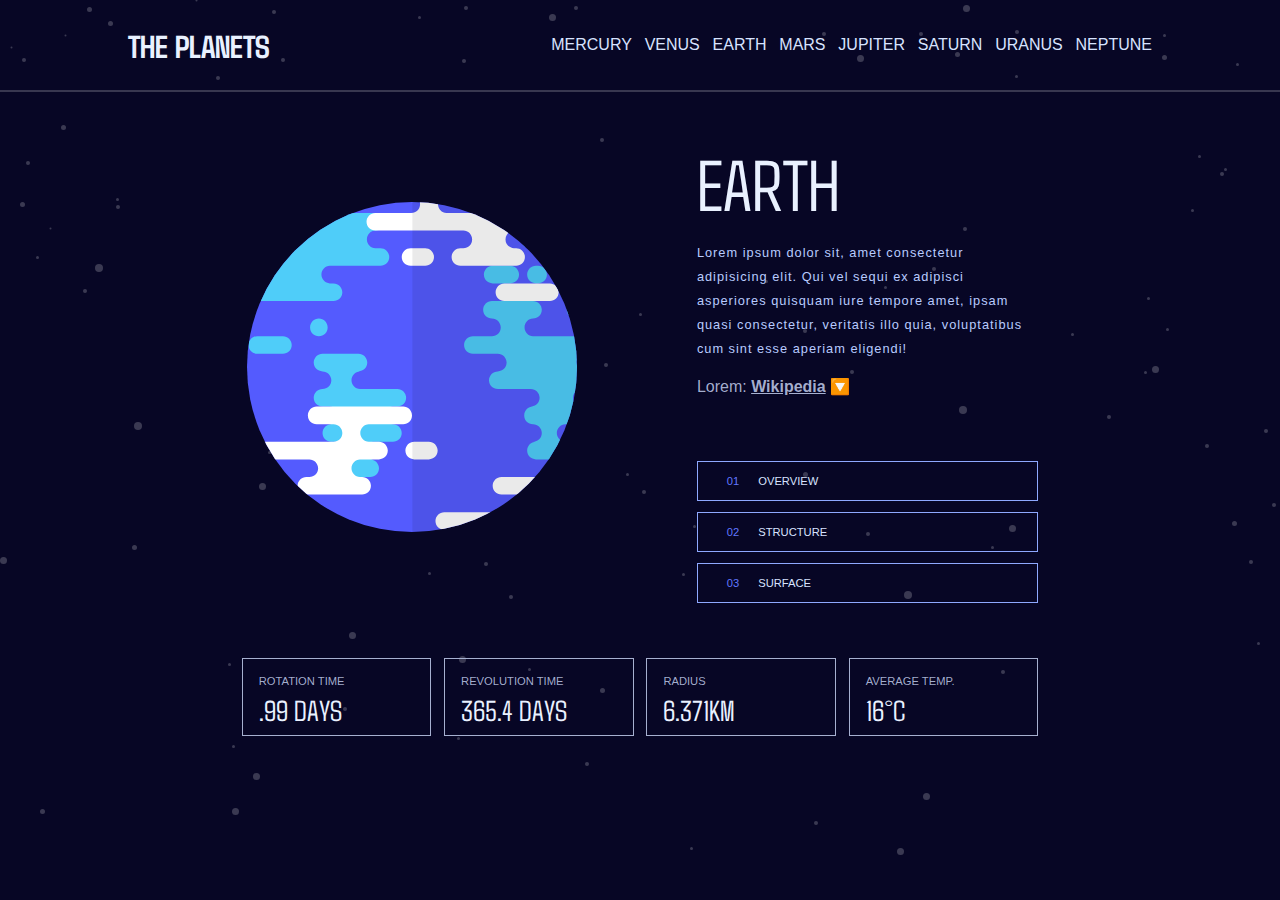
<file: index.html>
<!DOCTYPE html>
<html lang="en">
  <head>
    <meta charset="UTF-8" />
    <meta name="viewport" content="width=device-width, initial-scale=1.0" />
    <link rel="stylesheet" href="./assets/style.css" />
    <link
      rel="shortcut icon"
      href="./assets/images/pokebal.png"
      type="image/x-icon"
    />
    <title>The Planets</title>
  </head>
  <body>
    <header class="header container">

      <nav class="header__nav  nav">
        
        <div class="header__nav__logo">
          <h4 class="header__nav__txt">the planets</h4>
        </div>


          <div class="header__nav__list">

            <ul class="header__list">

                  <li class="list__item ">
                    <a class="list__item__a" href="#">mercury</a>
                  </li>
                  <li class="list__item">
                    <a class="list__item__a" href="#">venus</a>
                  </li>
                  <li class="list__item">
                    <a class="list__item__a" href="#">earth</a>
                  </li>
                  <li class="list__item">
                    <a class="list__item__a" href="#">mars</a>
                  </li>
                  <li class="list__item">
                    <a class="list__item__a" href="#">jupiter</a>
                  </li>
                  <li class="list__item">
                    <a class="list__item__a" href="#">saturn</a>
                  </li>
                  <li class="list__item">
                    <a class="list__item__a" href="#">uranus</a>
                  </li>
                  <li class="list__item">
                    <a class="list__item__a" href="#">neptune</a>
                  </li>
                  
            </ul>

          </div>



        <label class="nav_label" for="menu">
          <input class="check__input" type="checkbox" name="check" id="menu" />
        </label>

      </nav>

    </header>

    <hr class="hr hr__1" />

    <main class="main ">

        <section class="main__grid">

          
            <section class="main__menu container container__reverse_1">

              <section class="main__menu__container">
                <a class="menu__a" href="#"><spam class="menu__a__spam">01</spam> overview</a>
                <a class="menu__a" href="#"><spam class="menu__a__spam">02</spam> structure</a>
                <a class="menu__a" href="#"><spam class="menu__a__spam">03</spam> surface</a>
              </section>
            
            </section>

            <hr class="hr hr__2" />

            <figure class="main__figure container">
              <img class="main__img" src="./assets/images/planet-earth.svg" alt="Planet">
              <img class="main__img main__img_1" src="./assets/images/planet-earth-internal.svg" alt="Planet_internal">
              <img class="main__img_2" src="./assets/images/planet-earth-geology.png" alt="geology">
            </figure>
            
            <section class="main__texts container container__reverse_2">
              <h4 class="main__texts__title">Earth</h4>
              <p class="main__texts__paragrafp">Lorem ipsum dolor sit, amet consectetur adipisicing elit. Qui vel sequi ex adipisci asperiores quisquam iure tempore amet, ipsam quasi consectetur, veritatis illo quia, voluptatibus cum sint esse aperiam eligendi!</p>
              <a href="#" class="main__texts__sources">Lorem:
                    <spam class="spam__wiki"> wikipedia</spam>
                    <spam>🔽</spam>
              </a> 
            </section>
            
            <section class="main__data container container__modifiquer">

              <section class="main__data__container">
                <h2 class="main__data__title">rotation time</h2>
                <h1 class="main__data__data">.99 days</h1>
              </section>

              <section class="main__data__container">
                <h2 class="main__data__title">revolution time</h2>
                <h1 class="main__data__data">365.4 days</h1>
              </section>

              <section class="main__data__container">
                <h2 class="main__data__title">radius</h2>
                <h1 class="main__data__data">6.371km</h1>
              </section>

              <section class="main__data__container">
                <h2 class="main__data__title">average temp.</h2>
                <h1 class="main__data__data">16°c</h1>
              </section>

            </section>
          
        </section>
          
    </main>



  </body>

</html>
</file>
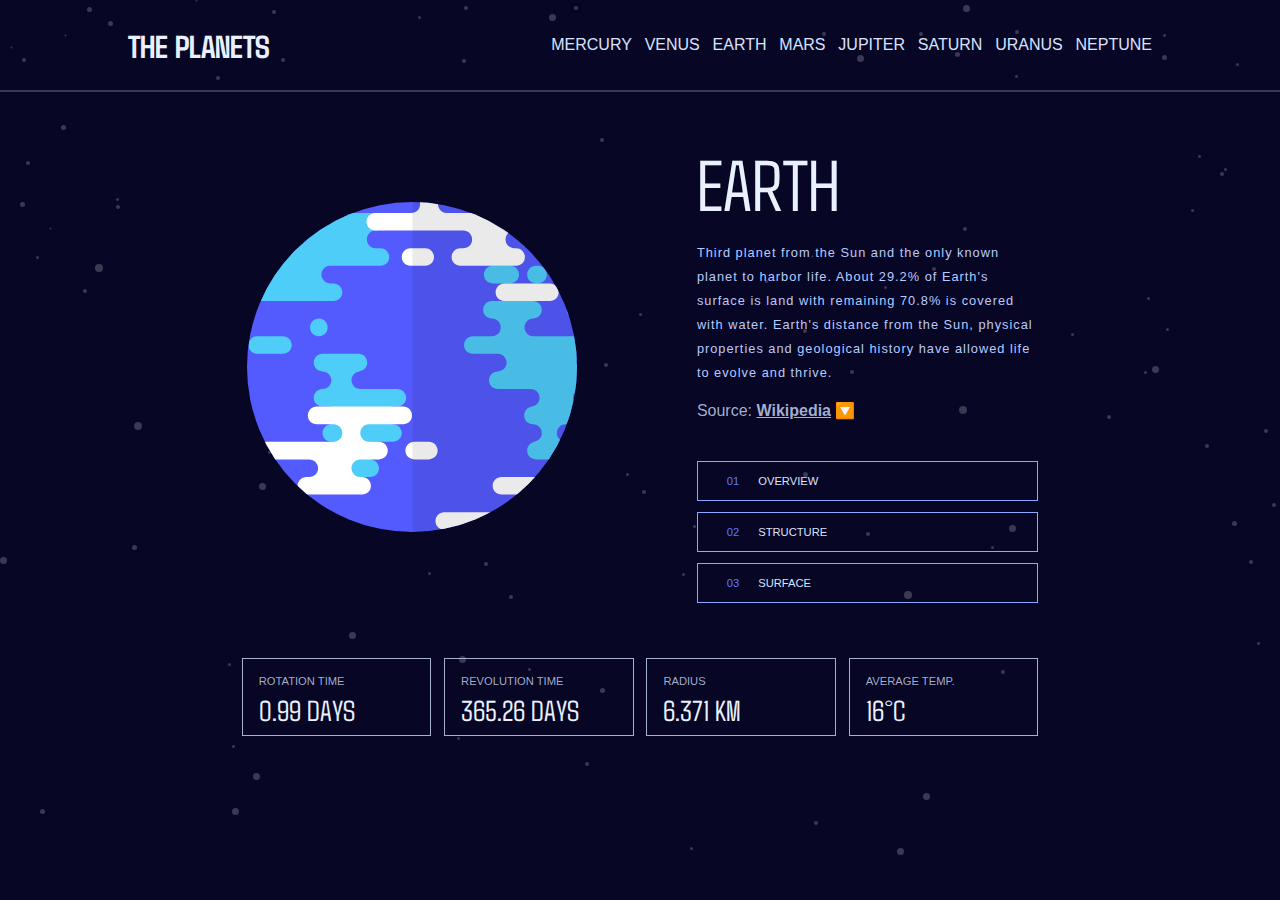
<file: app/earth.html>
<!DOCTYPE html>
<html lang="en">
  <head>
    <meta charset="UTF-8" />
    <meta name="viewport" content="width=device-width, initial-scale=1.0" />
    <link rel="stylesheet" href="../assets/style.css" />
    <link
      rel="shortcut icon"
      href="../assets/images/pokebal.png"
      type="image/x-icon"
    />
    <title>The Planets</title>
  </head>
  <body>
    <header class="header container">
      <nav class="header__nav nav">
        <div class="header__nav__logo">
          <h4 class="header__nav__txt">the planets</h4>
        </div>

        <div class="header__nav__list">
          <ul class="header__list">
            <li class="list__item">
              <a class="list__item__a" href="mercury.html">mercury</a>
            </li>
            <li class="list__item">
              <a class="list__item__a" href="venus.html">venus</a>
            </li>
            <li class="list__item">
              <a class="list__item__a" href="earth.html">earth</a>
            </li>
            <li class="list__item">
              <a class="list__item__a" href="mars.html">mars</a>
            </li>
            <li class="list__item">
              <a class="list__item__a" href="jupiter.html">jupiter</a>
            </li>
            <li class="list__item">
              <a class="list__item__a" href="saturn.html">saturn</a>
            </li>
            <li class="list__item">
              <a class="list__item__a" href="uranus.html">uranus</a>
            </li>
            <li class="list__item">
              <a class="list__item__a" href="neptune.html">neptune</a>
            </li>
          </ul>
        </div>

        <label class="nav_label" for="menu">
          <input class="check__input" type="checkbox" name="check" id="menu" />
        </label>
      </nav>
    </header>

    <hr class="hr hr__1" />

    <main class="main">
      <section class="main__grid">
        <section class="main__menu container container__reverse_1">
          <section class="main__menu__container">
            <a class="menu__a" href="#" data-menu="overview" id="btn_overview"
              ><spam class="menu__a__spam">01</spam> overview</a
            >
            <a class="menu__a" href="#" data-menu="structure" id="btn_structure"
              ><spam class="menu__a__spam">02</spam> structure</a
            >
            <a class="menu__a" href="#" data-menu="surface" id="btn_surface"
              ><spam class="menu__a__spam">03</spam> surface</a
            >
          </section>
        </section>

        <hr class="hr hr__2" />

        <figure class="main__figure container">
          <img
            id="img1"
            class="main__img"
            src="../assets/images/planet-earth.svg"
            alt="Planet"
          />
          <img
            id="img2"
            class="main__img main__img_1"
            src="../assets/images/planet-earth-internal.svg"
            alt="Planet_internal"
          />
          <img
            id="img3"
            class="main__img_2"
            src="../assets/images/planet-earth-geology.png"
            alt="geology"
          />
        </figure>

        <section class="main__texts container container__reverse_2">
          <h4 id="title" class="main__texts__title">Earth</h4>
          <p id="paragraph1" class="main__texts__paragrafp">
            Third planet from the Sun and the only known planet to harbor life.
            About 29.2% of Earth's surface is land with remaining 70.8% is
            covered with water. Earth's distance from the Sun, physical
            properties and geological history have allowed life to evolve and
            thrive.
          </p>
          <p
            id="paragraph2"
            class="main__texts__paragrafp main__texts__paragrafp__2"
          >
            Earth's interior, like that of the other terrestrial planets, is
            divided into layers by their chemical or physical (rheological)
            properties. The outer layer is a chemically distinct silicate solid
            crust, which is underlain by a highly viscous solid mantle.
          </p>
          <p
            id="paragraph3"
            class="main__texts__paragrafp main__texts__paragrafp__3"
          >
            The total surface area of Earth is about 510 million km2. The
            continental crust consists of lower density material such as the
            igneous rocks granite and andesite. Less common is basalt, a denser
            volcanic rock that is the primary constituent of the ocean floors.
          </p>
          <a
            id="wiki"
            target="_blank"
            href="https://en.wikipedia.org/wiki/Earth"
            class="main__texts__sources"
            >Source:
            <spam class="spam__wiki"> wikipedia</spam>
            <spam>🔽</spam>
          </a>
          <a
            id="wiki2"
            target="_blank"
            href="#"
            class="main__texts__sources main__texts__sources__2"
            >Source:
            <spam class="spam__wiki"> wikipedia</spam>
            <spam>🔽</spam>
          </a>
          <a
            id="wiki3"
            target="_blank"
            href="#"
            class="main__texts__sources main__texts__sources__3"
            >Source:
            <spam class="spam__wiki"> wikipedia</spam>
            <spam>🔽</spam>
          </a>
        </section>

        <section class="main__data container container__modifiquer">
          <section class="main__data__container">
            <h2 class="main__data__title">rotation time</h2>
            <h1 id="rotation" class="main__data__data">0.99 days</h1>
          </section>

          <section class="main__data__container">
            <h2 class="main__data__title">revolution time</h2>
            <h1 id="revolution" class="main__data__data">365.26 days</h1>
          </section>

          <section class="main__data__container">
            <h2 class="main__data__title">radius</h2>
            <h1 id="radius" class="main__data__data">6.371 KM</h1>
          </section>

          <section class="main__data__container">
            <h2 class="main__data__title">average temp.</h2>
            <h1 id="temp" class="main__data__data">16°c</h1>
          </section>
        </section>
      </section>
    </main>

    <script type="module" src="../assets/app.js"></script>
  </body>
</html>
</file>
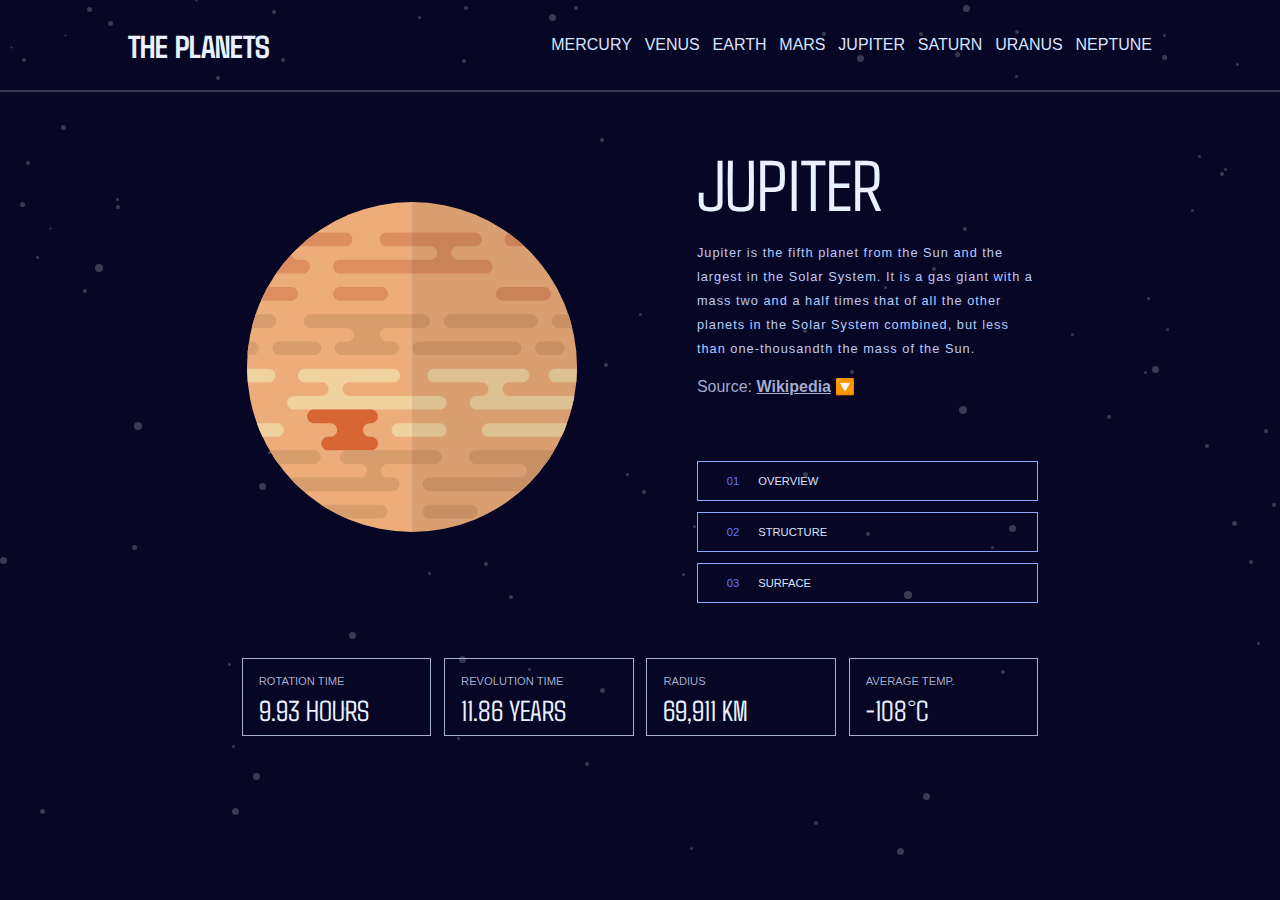
<file: app/jupiter.html>
<!DOCTYPE html>
<html lang="en">
  <head>
    <meta charset="UTF-8" />
    <meta name="viewport" content="width=device-width, initial-scale=1.0" />
    <link rel="stylesheet" href="../assets/style.css" />
    <link
      rel="shortcut icon"
      href="../assets/images/pokebal.png"
      type="image/x-icon"
    />
    <title>The Planets</title>
  </head>
  <body>
    <header class="header container">
      <nav class="header__nav nav">
        <div class="header__nav__logo">
          <h4 class="header__nav__txt">the planets</h4>
        </div>

        <div class="header__nav__list">
          <ul class="header__list">
            <li class="list__item">
              <a class="list__item__a" href="mercury.html">mercury</a>
            </li>
            <li class="list__item">
              <a class="list__item__a" href="venus.html">venus</a>
            </li>
            <li class="list__item">
              <a class="list__item__a" href="earth.html">earth</a>
            </li>
            <li class="list__item">
              <a class="list__item__a" href="mars.html">mars</a>
            </li>
            <li class="list__item">
              <a class="list__item__a" href="jupiter.html">jupiter</a>
            </li>
            <li class="list__item">
              <a class="list__item__a" href="saturn.html">saturn</a>
            </li>
            <li class="list__item">
              <a class="list__item__a" href="uranus.html">uranus</a>
            </li>
            <li class="list__item">
              <a class="list__item__a" href="neptune.html">neptune</a>
            </li>
          </ul>
        </div>

        <label class="nav_label" for="menu">
          <input class="check__input" type="checkbox" name="check" id="menu" />
        </label>
      </nav>
    </header>

    <hr class="hr hr__1" />

    <main class="main">
      <section class="main__grid">
        <section class="main__menu container container__reverse_1">
          <section class="main__menu__container">
            <a class="menu__a" href="#" data-menu="overview" id="btn_overview"
              ><spam class="menu__a__spam">01</spam> overview</a
            >
            <a class="menu__a" href="#" data-menu="structure" id="btn_structure"
              ><spam class="menu__a__spam">02</spam> structure</a
            >
            <a class="menu__a" href="#" data-menu="surface" id="btn_surface"
              ><spam class="menu__a__spam">03</spam> surface</a
            >
          </section>
        </section>

        <hr class="hr hr__2" />

        <figure class="main__figure container">
          <img
            id="img1"
            class="main__img"
            src="../assets/images/planet-jupiter.svg"
            alt="Planet"
          />
          <img
            id="img2"
            class="main__img main__img_1"
            src="../assets/images/planet-jupiter-internal.svg"
            alt="Planet_internal"
          />
          <img
            id="img3"
            class="main__img_2"
            src="../assets/images/planet-jupiter-geology.png"
            alt="geology"
          />
        </figure>

        <section class="main__texts container container__reverse_2">
          <h4 id="title" class="main__texts__title">Jupiter</h4>
          <p id="paragraph1" class="main__texts__paragrafp">
            Jupiter is the fifth planet from the Sun and the largest in the Solar System. It is a gas giant with a mass two and a half times that of all the other planets in the Solar System combined, but less than one-thousandth the mass of the Sun.
          </p>
          <p
            id="paragraph2"
            class="main__texts__paragrafp main__texts__paragrafp__2"
          >
          When the Juno arrived in 2016, it found that Jupiter has a very diffuse core that mixes into its mantle. A possible cause is an impact from a planet of about ten Earth masses a few million years after Jupiter's formation, which would have disrupted an originally solid Jovian core.
          </p>
          <p
            id="paragraph3"
            class="main__texts__paragrafp main__texts__paragrafp__3"
          >
          The best known feature of Jupiter is the Great Red Spot, a persistent anticyclonic storm located 22° south of the equator. It is known to have existed since at least 1831, and possibly since 1665.
          </p>
          <a
            id="wiki"
            target="_blank"
            href="https://en.wikipedia.org/wiki/Jupiter"
            class="main__texts__sources"
            >Source:
            <spam class="spam__wiki"> wikipedia</spam>
            <spam>🔽</spam>
          </a>
          <a
            id="wiki2"
            target="_blank"
            href="https://en.wikipedia.org/wiki/Jupiter#Internal_structure"
            class="main__texts__sources main__texts__sources__2"
            >Source:
            <spam class="spam__wiki"> wikipedia</spam>
            <spam>🔽</spam>
          </a>
          <a
            id="wiki3"
            target="_blank"
            href="https://en.wikipedia.org/wiki/Jupiter#Great_Red_Spot_and_other_vortices"
            class="main__texts__sources main__texts__sources__3"
            >Source:
            <spam class="spam__wiki"> wikipedia</spam>
            <spam>🔽</spam>
          </a>
        </section>

        <section class="main__data container container__modifiquer">
          <section class="main__data__container">
            <h2 class="main__data__title">rotation time</h2>
            <h1 id="rotation" class="main__data__data">9.93 Hours</h1>
          </section>

          <section class="main__data__container">
            <h2 class="main__data__title">revolution time</h2>
            <h1 id="revolution" class="main__data__data">11.86 Years</h1>
          </section>

          <section class="main__data__container">
            <h2 class="main__data__title">radius</h2>
            <h1 id="radius" class="main__data__data">69,911 KM</h1>
          </section>

          <section class="main__data__container">
            <h2 class="main__data__title">average temp.</h2>
            <h1 id="temp" class="main__data__data">-108°c</h1>
          </section>
        </section>
      </section>
    </main>

    <script type="module" src="../assets/app.js"></script>
  </body>
</html>
</file>
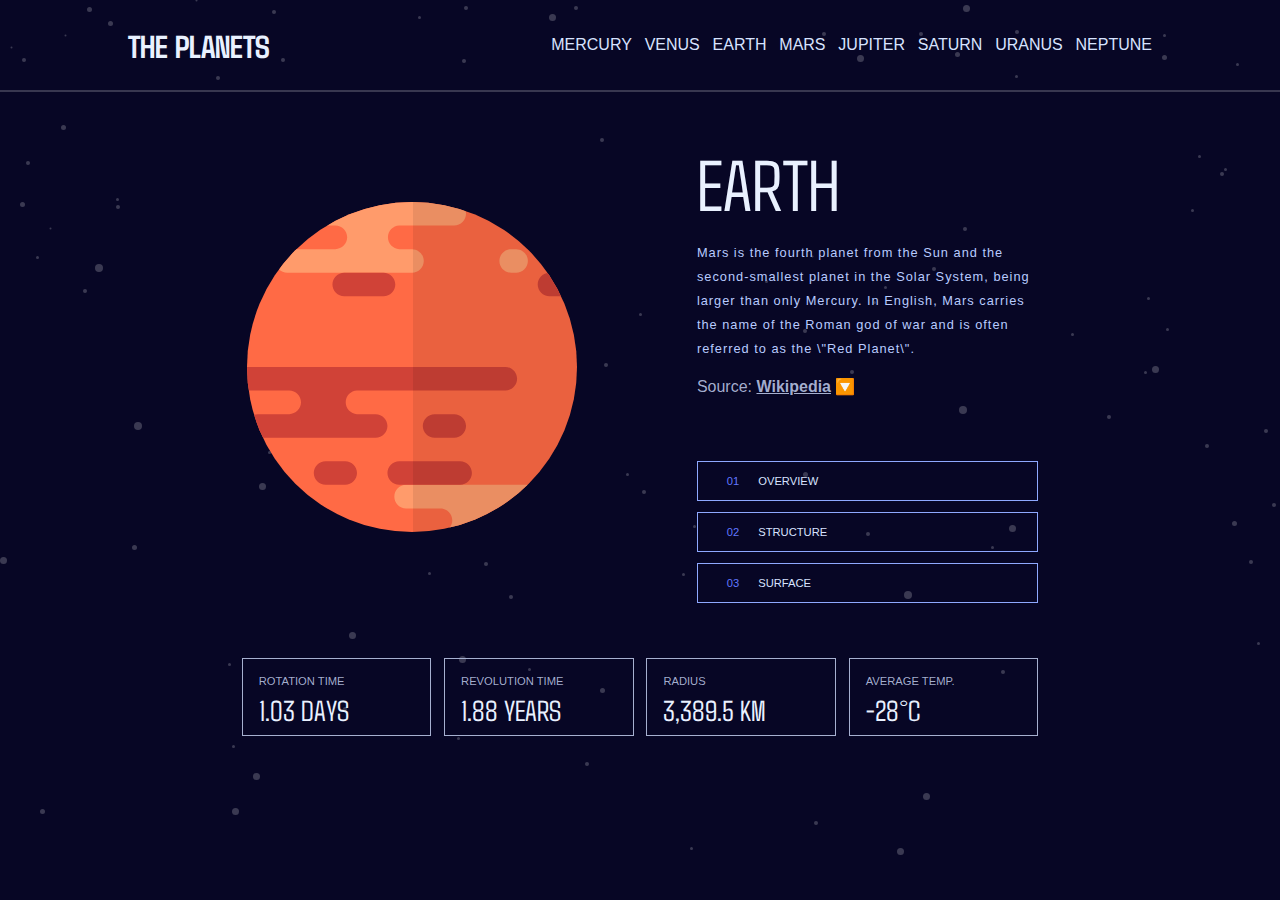
<file: app/mars.html>
<!DOCTYPE html>
<html lang="en">
  <head>
    <meta charset="UTF-8" />
    <meta name="viewport" content="width=device-width, initial-scale=1.0" />
    <link rel="stylesheet" href="../assets/style.css" />
    <link
      rel="shortcut icon"
      href="../assets/images/pokebal.png"
      type="image/x-icon"
    />
    <title>The Planets</title>
  </head>
  <body>
    <header class="header container">
      <nav class="header__nav nav">
        <div class="header__nav__logo">
          <h4 class="header__nav__txt">the planets</h4>
        </div>

        <div class="header__nav__list">
          <ul class="header__list">
            <li class="list__item">
              <a class="list__item__a" href="mercury.html">mercury</a>
            </li>
            <li class="list__item">
              <a class="list__item__a" href="venus.html">venus</a>
            </li>
            <li class="list__item">
              <a class="list__item__a" href="earth.html">earth</a>
            </li>
            <li class="list__item">
              <a class="list__item__a" href="mars.html">mars</a>
            </li>
            <li class="list__item">
              <a class="list__item__a" href="jupiter.html">jupiter</a>
            </li>
            <li class="list__item">
              <a class="list__item__a" href="saturn.html">saturn</a>
            </li>
            <li class="list__item">
              <a class="list__item__a" href="uranus.html">uranus</a>
            </li>
            <li class="list__item">
              <a class="list__item__a" href="neptune.html">neptune</a>
            </li>
          </ul>
        </div>

        <label class="nav_label" for="menu">
          <input class="check__input" type="checkbox" name="check" id="menu" />
        </label>
      </nav>
    </header>

    <hr class="hr hr__1" />

    <main class="main">
      <section class="main__grid">
        <section class="main__menu container container__reverse_1">
          <section class="main__menu__container">
            <a class="menu__a" href="#" data-menu="overview" id="btn_overview"
              ><spam class="menu__a__spam">01</spam> overview</a
            >
            <a class="menu__a" href="#" data-menu="structure" id="btn_structure"
              ><spam class="menu__a__spam">02</spam> structure</a
            >
            <a class="menu__a" href="#" data-menu="surface" id="btn_surface"
              ><spam class="menu__a__spam">03</spam> surface</a
            >
          </section>
        </section>

        <hr class="hr hr__2" />

        <figure class="main__figure container">
          <img
            id="img1"
            class="main__img"
            src="../assets/images/planet-mars.svg"
            alt="Planet"
          />
          <img
            id="img2"
            class="main__img main__img_1"
            src="../assets/images/planet-mars-internal.svg"
            alt="Planet_internal"
          />
          <img
            id="img3"
            class="main__img_2"
            src="../assets/images/planet-mars-geology.png"
            alt="geology"
          />
        </figure>

        <section class="main__texts container container__reverse_2">
          <h4 id="title" class="main__texts__title">Earth</h4>
          <p id="paragraph1" class="main__texts__paragrafp">
            Mars is the fourth planet from the Sun and the second-smallest planet in the Solar System, being larger than only Mercury. In English, Mars carries the name of the Roman god of war and is often referred to as the \"Red Planet\".
          </p>
          <p
            id="paragraph2"
            class="main__texts__paragrafp main__texts__paragrafp__2"
          >
          Like Earth, Mars has differentiated into a dense metallic core overlaid by less dense materials. Scientists initially determined that the core is at least partially liquid. Current models of its interior imply a core consisting primarily of iron and nickel with about 16–17% sulfur.
          </p>
          <p
            id="paragraph3"
            class="main__texts__paragrafp main__texts__paragrafp__3"
          >
          Mars is a terrestrial planet whose surface consists of minerals containing silicon and oxygen, metals, and other elements that typically make up rock. The surface is primarily composed of tholeiitic basalt, although parts are more silica-rich than typical basalt.
          </p>
          <a
            id="wiki"
            target="_blank"
            href="https://en.wikipedia.org/wiki/Mars"
            class="main__texts__sources"
            >Source:
            <spam class="spam__wiki"> wikipedia</spam>
            <spam>🔽</spam>
          </a>
          <a
            id="wiki2"
            target="_blank"
            href="https://en.wikipedia.org/wiki/Mars#Internal_structure"
            class="main__texts__sources main__texts__sources__2"
            >Source:
            <spam class="spam__wiki"> wikipedia</spam>
            <spam>🔽</spam>
          </a>
          <a
            id="wiki3"
            target="_blank"
            href="https://en.wikipedia.org/wiki/Mars#Surface_geology"
            class="main__texts__sources main__texts__sources__3"
            >Source:
            <spam class="spam__wiki"> wikipedia</spam>
            <spam>🔽</spam>
          </a>
        </section>

        <section class="main__data container container__modifiquer">
          <section class="main__data__container">
            <h2 class="main__data__title">rotation time</h2>
            <h1 id="rotation" class="main__data__data">1.03 Days</h1>
          </section>

          <section class="main__data__container">
            <h2 class="main__data__title">revolution time</h2>
            <h1 id="revolution" class="main__data__data">1.88 Years</h1>
          </section>

          <section class="main__data__container">
            <h2 class="main__data__title">radius</h2>
            <h1 id="radius" class="main__data__data">3,389.5 KM</h1>
          </section>

          <section class="main__data__container">
            <h2 class="main__data__title">average temp.</h2>
            <h1 id="temp" class="main__data__data">-28°c</h1>
          </section>
        </section>
      </section>
    </main>

    <script type="module" src="../assets/app.js"></script>
  </body>
</html>
</file>
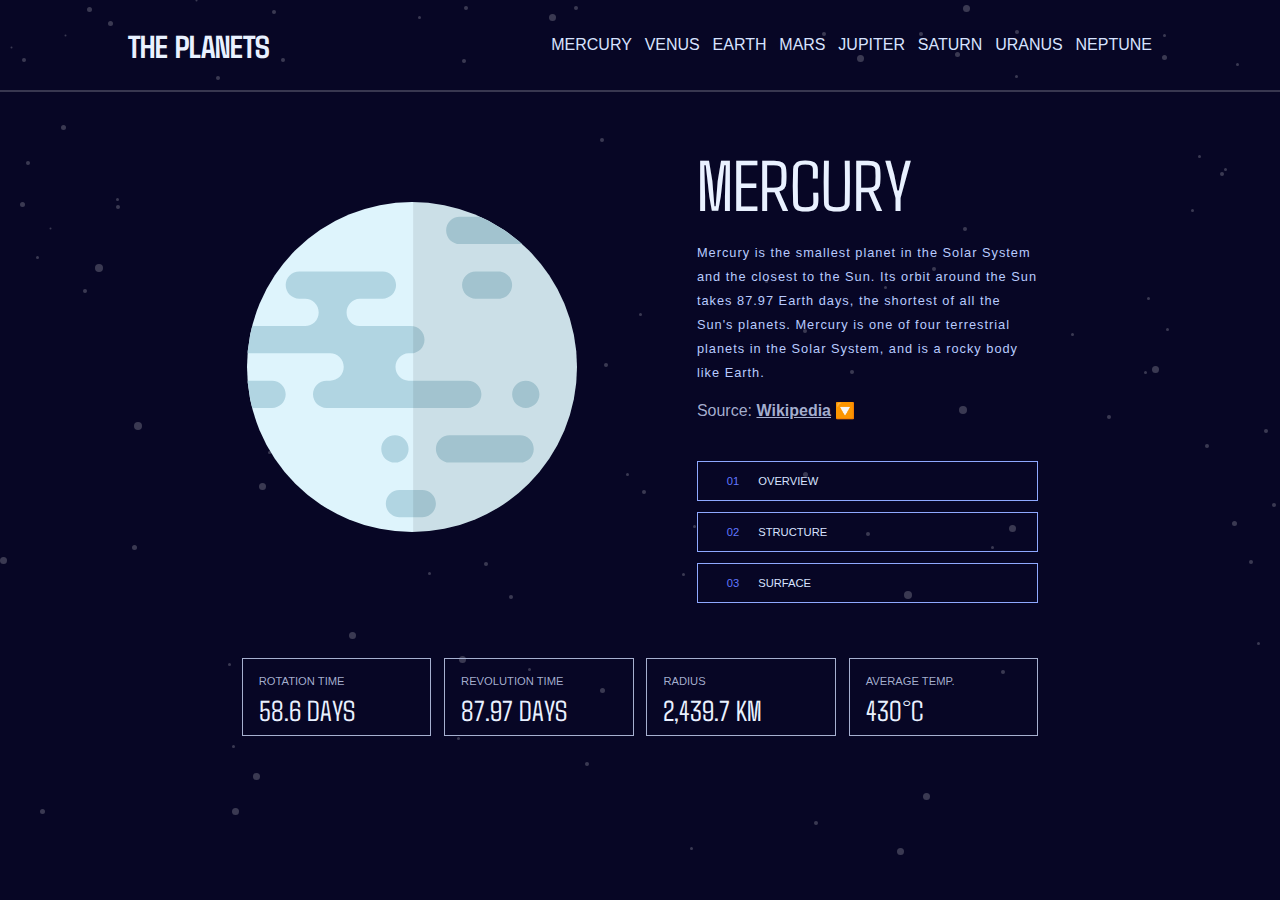
<file: app/mercury.html>
<!DOCTYPE html>
<html lang="en">
  <head>
    <meta charset="UTF-8" />
    <meta name="viewport" content="width=device-width, initial-scale=1.0" />
    <link rel="stylesheet" href="../assets/style.css" />
    <link
      rel="shortcut icon"
      href="../assets/images/pokebal.png"
      type="image/x-icon"
    />
    <title>The Planets</title>
  </head>
  <body>
    <header class="header container">
      <nav class="header__nav nav">
        <div class="header__nav__logo">
          <h4 class="header__nav__txt">the planets</h4>
        </div>

        <div class="header__nav__list">
          <ul class="header__list">
            <li class="list__item">
              <a class="list__item__a" href="mercury.html">mercury</a>
            </li>
            <li class="list__item">
              <a class="list__item__a" href="venus.html">venus</a>
            </li>
            <li class="list__item">
              <a class="list__item__a" href="earth.html">earth</a>
            </li>
            <li class="list__item">
              <a class="list__item__a" href="mars.html">mars</a>
            </li>
            <li class="list__item">
              <a class="list__item__a" href="jupiter.html">jupiter</a>
            </li>
            <li class="list__item">
              <a class="list__item__a" href="saturn.html">saturn</a>
            </li>
            <li class="list__item">
              <a class="list__item__a" href="uranus.html">uranus</a>
            </li>
            <li class="list__item">
              <a class="list__item__a" href="neptune.html">neptune</a>
            </li>
          </ul>
        </div>

        <label class="nav_label" for="menu">
          <input class="check__input" type="checkbox" name="check" id="menu" />
        </label>
      </nav>
    </header>

    <hr class="hr hr__1" />

    <main class="main">
      <section class="main__grid">
        <section class="main__menu container container__reverse_1">
          <section class="main__menu__container">
            <a class="menu__a" href="#" data-menu="overview" id="btn_overview"
              ><spam class="menu__a__spam">01</spam> overview</a
            >
            <a class="menu__a" href="#" data-menu="structure" id="btn_structure"
              ><spam class="menu__a__spam">02</spam> structure</a
            >
            <a class="menu__a" href="#" data-menu="surface" id="btn_surface"
              ><spam class="menu__a__spam">03</spam> surface</a
            >
          </section>
        </section>

        <hr class="hr hr__2" />

        <figure class="main__figure container">
          <img
            id="img1"
            class="main__img"
            src="../assets/images/planet-mercury.svg"
            alt="Planet"
          />
          <img
            id="img2"
            class="main__img main__img_1"
            src="../assets/images/planet-mercury-internal.svg"
            alt="Planet_internal"
          />
          <img
            id="img3"
            class="main__img_2"
            src="../assets/images/planet-mercury-geology.png"
            alt="geology"
          />
        </figure>

        <section class="main__texts container container__reverse_2">
          <h4 id="title" class="main__texts__title">mercury</h4>
          <p id="paragraph1" class="main__texts__paragrafp">
            Mercury is the smallest planet in the Solar System and the closest
            to the Sun. Its orbit around the Sun takes 87.97 Earth days, the
            shortest of all the Sun's planets. Mercury is one of four
            terrestrial planets in the Solar System, and is a rocky body like
            Earth.
          </p>
          <p
            id="paragraph2"
            class="main__texts__paragrafp main__texts__paragrafp__2"
          >
            Mercury appears to have a solid silicate crust and mantle overlying
            a solid, iron sulfide outer core layer, a deeper liquid core layer,
            and a solid inner core. The planet's density is the second highest
            in the Solar System at 5.427 g/cm3 , only slightly less than Earth's
            density.
          </p>
          <p
            id="paragraph3"
            class="main__texts__paragrafp main__texts__paragrafp__3"
          >
            Mercury's surface is similar in appearance to that of the Moon,
            showing extensive mare-like plains and heavy cratering, indicating
            that it has been geologically inactive for billions of years. It is
            more heterogeneous than either Mars's or the Moon’s.
          </p>
          <a
            id="wiki"
            target="_blank"
            href="https://en.wikipedia.org/wiki/Mercury_(planet)"
            class="main__texts__sources"
            >Source:
            <spam class="spam__wiki"> wikipedia</spam>
            <spam>🔽</spam>
          </a>
          <a
            id="wiki2"
            target="_blank"
            href="https://en.wikipedia.org/wiki/Mercury_(planet)#Internal_structure"
            class="main__texts__sources main__texts__sources__2"
            >Source:
            <spam class="spam__wiki"> wikipedia</spam>
            <spam>🔽</spam>
          </a>
          <a
            id="wiki3"
            target="_blank"
            href="https://en.wikipedia.org/wiki/Mercury_(planet)#Surface_geology"
            class="main__texts__sources main__texts__sources__3"
            >Source:
            <spam class="spam__wiki"> wikipedia</spam>
            <spam>🔽</spam>
          </a>
        </section>

        <section class="main__data container container__modifiquer">
          <section class="main__data__container">
            <h2 class="main__data__title">rotation time</h2>
            <h1 id="rotation" class="main__data__data">58.6 days</h1>
          </section>

          <section class="main__data__container">
            <h2 class="main__data__title">revolution time</h2>
            <h1 id="revolution" class="main__data__data">87.97 days</h1>
          </section>

          <section class="main__data__container">
            <h2 class="main__data__title">radius</h2>
            <h1 id="radius" class="main__data__data">2,439.7 km</h1>
          </section>

          <section class="main__data__container">
            <h2 class="main__data__title">average temp.</h2>
            <h1 id="temp" class="main__data__data">430°c</h1>
          </section>
        </section>
      </section>
    </main>

    <script type="module" src="../assets/app.js"></script>
  </body>
</html>
</file>
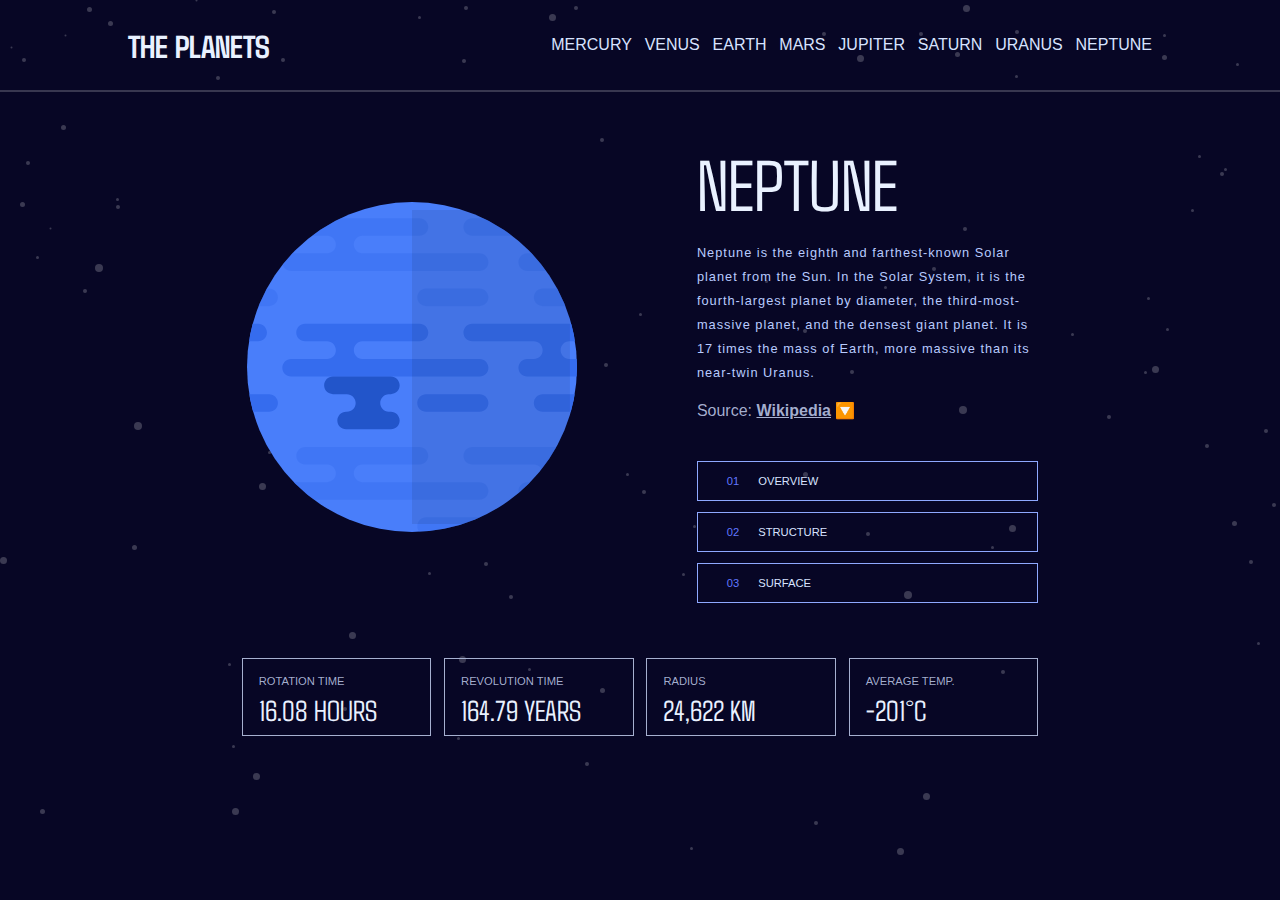
<file: app/neptune.html>
<!DOCTYPE html>
<html lang="en">
  <head>
    <meta charset="UTF-8" />
    <meta name="viewport" content="width=device-width, initial-scale=1.0" />
    <link rel="stylesheet" href="../assets/style.css" />
    <link
      rel="shortcut icon"
      href="../assets/images/pokebal.png"
      type="image/x-icon"
    />
    <title>The Planets</title>
  </head>
  <body>
    <header class="header container">
      <nav class="header__nav nav">
        <div class="header__nav__logo">
          <h4 class="header__nav__txt">the planets</h4>
        </div>

        <div class="header__nav__list">
          <ul class="header__list">
            <li class="list__item">
              <a class="list__item__a" href="mercury.html">mercury</a>
            </li>
            <li class="list__item">
              <a class="list__item__a" href="venus.html">venus</a>
            </li>
            <li class="list__item">
              <a class="list__item__a" href="earth.html">earth</a>
            </li>
            <li class="list__item">
              <a class="list__item__a" href="mars.html">mars</a>
            </li>
            <li class="list__item">
              <a class="list__item__a" href="jupiter.html">jupiter</a>
            </li>
            <li class="list__item">
              <a class="list__item__a" href="saturn.html">saturn</a>
            </li>
            <li class="list__item">
              <a class="list__item__a" href="uranus.html">uranus</a>
            </li>
            <li class="list__item">
              <a class="list__item__a" href="neptune.html">neptune</a>
            </li>
          </ul>
        </div>

        <label class="nav_label" for="menu">
          <input class="check__input" type="checkbox" name="check" id="menu" />
        </label>
      </nav>
    </header>

    <hr class="hr hr__1" />

    <main class="main">
      <section class="main__grid">
        <section class="main__menu container container__reverse_1">
          <section class="main__menu__container">
            <a class="menu__a" href="#" data-menu="overview" id="btn_overview"
              ><spam class="menu__a__spam">01</spam> overview</a
            >
            <a class="menu__a" href="#" data-menu="structure" id="btn_structure"
              ><spam class="menu__a__spam">02</spam> structure</a
            >
            <a class="menu__a" href="#" data-menu="surface" id="btn_surface"
              ><spam class="menu__a__spam">03</spam> surface</a
            >
          </section>
        </section>

        <hr class="hr hr__2" />

        <figure class="main__figure container">
          <img
            id="img1"
            class="main__img"
            src="../assets/images/planet-neptune.svg"
            alt="Planet"
          />
          <img
            id="img2"
            class="main__img main__img_1"
            src="../assets/images/planet-neptune-internal.svg"
            alt="Planet_internal"
          />
          <img
            id="img3"
            class="main__img_2"
            src="../assets/images/planet-neptune-geology.png"
            alt="geology"
          />
        </figure>

        <section class="main__texts container container__reverse_2">
          <h4 id="title" class="main__texts__title">Neptune</h4>
          <p id="paragraph1" class="main__texts__paragrafp">
            Neptune is the eighth and farthest-known Solar planet from the Sun. In the Solar System, it is the fourth-largest planet by diameter, the third-most-massive planet, and the densest giant planet. It is 17 times the mass of Earth, more massive than its near-twin Uranus.
          </p>
          <p
            id="paragraph2"
            class="main__texts__paragrafp main__texts__paragrafp__2"
          >
          Neptune's internal structure resembles that of Uranus. Its atmosphere forms about 5% to 10% of its mass and extends perhaps 10% to 20% of the way towards the core. Increasing concentrations of methane, ammonia and water are found in the lower regions.
          </p>
          <p
            id="paragraph3"
            class="main__texts__paragrafp main__texts__paragrafp__3"
          >
          Neptune's atmosphere is 80% hydrogen and 19% helium. A trace amount of methane is also present. Prominent absorption bands of methane exist at wavelengths above 600 nm, in the red and infrared portion of the spectrum.
          </p>
          <a
            id="wiki"
            target="_blank"
            href="https://en.wikipedia.org/wiki/Neptune"
            class="main__texts__sources"
            >Source:
            <spam class="spam__wiki"> wikipedia</spam>
            <spam>🔽</spam>
          </a>
          <a
            id="wiki2"
            target="_blank"
            href="https://en.wikipedia.org/wiki/Neptune#Internal_structure"
            class="main__texts__sources main__texts__sources__2"
            >Source:
            <spam class="spam__wiki"> wikipedia</spam>
            <spam>🔽</spam>
          </a>
          <a
            id="wiki3"
            target="_blank"
            href="https://en.wikipedia.org/wiki/Neptune#Atmosphere"
            class="main__texts__sources main__texts__sources__3"
            >Source:
            <spam class="spam__wiki"> wikipedia</spam>
            <spam>🔽</spam>
          </a>
        </section>

        <section class="main__data container container__modifiquer">
          <section class="main__data__container">
            <h2 class="main__data__title">rotation time</h2>
            <h1 id="rotation" class="main__data__data">16.08 Hours</h1>
          </section>

          <section class="main__data__container">
            <h2 class="main__data__title">revolution time</h2>
            <h1 id="revolution" class="main__data__data">164.79 Years</h1>
          </section>

          <section class="main__data__container">
            <h2 class="main__data__title">radius</h2>
            <h1 id="radius" class="main__data__data">24,622 KM</h1>
          </section>

          <section class="main__data__container">
            <h2 class="main__data__title">average temp.</h2>
            <h1 id="temp" class="main__data__data">-201°c</h1>
          </section>
        </section>
      </section>
    </main>

    <script type="module" src="../assets/app.js"></script>
  </body>
</html>
</file>
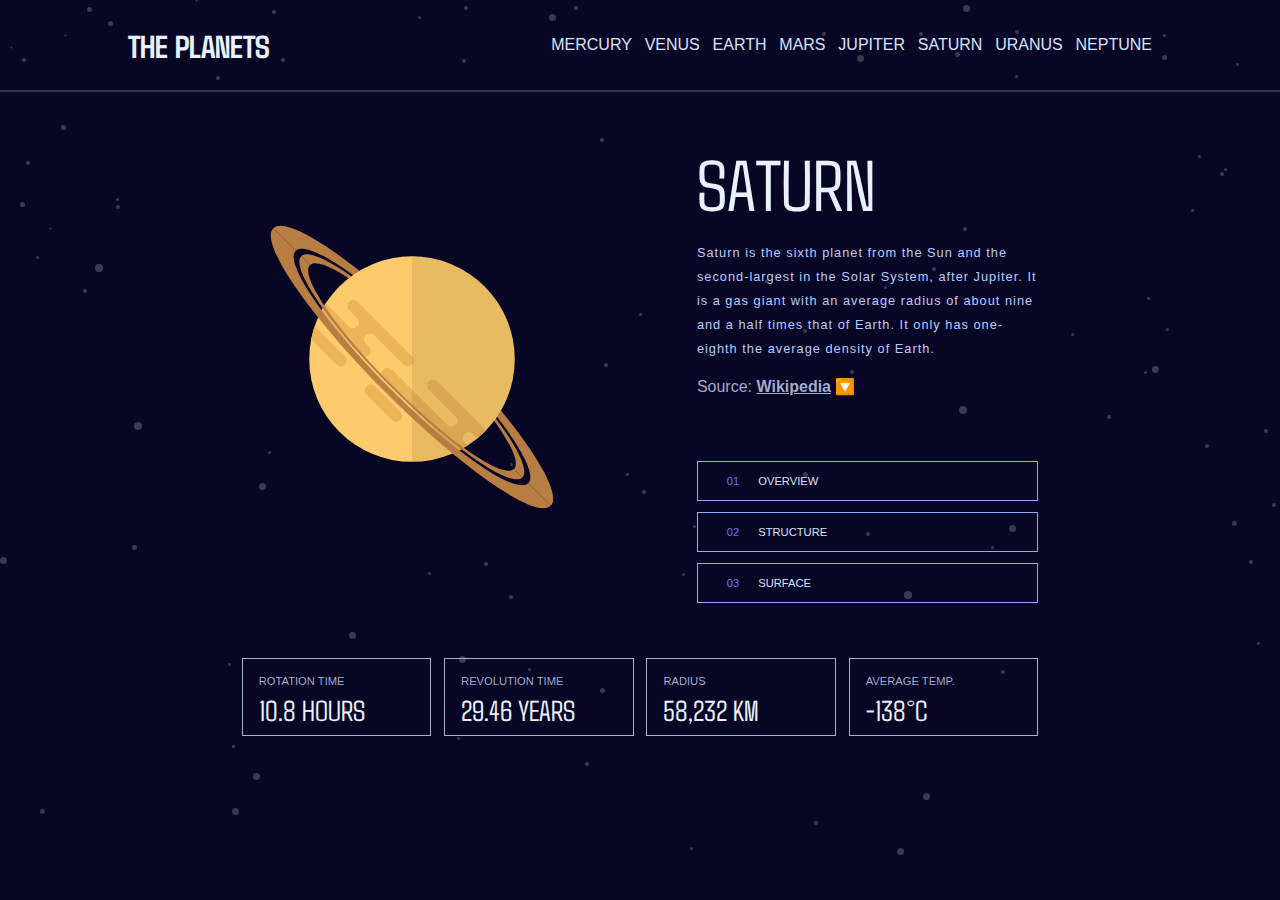
<file: app/saturn.html>
<!DOCTYPE html>
<html lang="en">
  <head>
    <meta charset="UTF-8" />
    <meta name="viewport" content="width=device-width, initial-scale=1.0" />
    <link rel="stylesheet" href="../assets/style.css" />
    <link
      rel="shortcut icon"
      href="../assets/images/pokebal.png"
      type="image/x-icon"
    />
    <title>The Planets</title>
  </head>
  <body>
    <header class="header container">
      <nav class="header__nav nav">
        <div class="header__nav__logo">
          <h4 class="header__nav__txt">the planets</h4>
        </div>

        <div class="header__nav__list">
          <ul class="header__list">
            <li class="list__item">
              <a class="list__item__a" href="mercury.html">mercury</a>
            </li>
            <li class="list__item">
              <a class="list__item__a" href="venus.html">venus</a>
            </li>
            <li class="list__item">
              <a class="list__item__a" href="earth.html">earth</a>
            </li>
            <li class="list__item">
              <a class="list__item__a" href="mars.html">mars</a>
            </li>
            <li class="list__item">
              <a class="list__item__a" href="jupiter.html">jupiter</a>
            </li>
            <li class="list__item">
              <a class="list__item__a" href="saturn.html">saturn</a>
            </li>
            <li class="list__item">
              <a class="list__item__a" href="uranus.html">uranus</a>
            </li>
            <li class="list__item">
              <a class="list__item__a" href="neptune.html">neptune</a>
            </li>
          </ul>
        </div>

        <label class="nav_label" for="menu">
          <input class="check__input" type="checkbox" name="check" id="menu" />
        </label>
      </nav>
    </header>

    <hr class="hr hr__1" />

    <main class="main">
      <section class="main__grid">
        <section class="main__menu container container__reverse_1">
          <section class="main__menu__container">
            <a class="menu__a" href="#" data-menu="overview" id="btn_overview"
              ><spam class="menu__a__spam">01</spam> overview</a
            >
            <a class="menu__a" href="#" data-menu="structure" id="btn_structure"
              ><spam class="menu__a__spam">02</spam> structure</a
            >
            <a class="menu__a" href="#" data-menu="surface" id="btn_surface"
              ><spam class="menu__a__spam">03</spam> surface</a
            >
          </section>
        </section>

        <hr class="hr hr__2" />

        <figure class="main__figure container">
          <img
            id="img1"
            class="main__img"
            src="../assets/images/planet-saturn.svg"
            alt="Planet"
          />
          <img
            id="img2"
            class="main__img main__img_1"
            src="../assets/images/planet-saturn-internal.svg"
            alt="Planet_internal"
          />
          <img
            id="img3"
            class="main__img_2"
            src="../assets/images/planet-saturn-geology.png"
            alt="geology"
          />
        </figure>

        <section class="main__texts container container__reverse_2">
          <h4 id="title" class="main__texts__title">Saturn</h4>
          <p id="paragraph1" class="main__texts__paragrafp">
            Saturn is the sixth planet from the Sun and the second-largest in the Solar System, after Jupiter. It is a gas giant with an average radius of about nine and a half times that of Earth. It only has one-eighth the average density of Earth.
          </p>
          <p
            id="paragraph2"
            class="main__texts__paragrafp main__texts__paragrafp__2"
          >
          Despite consisting mostly of hydrogen and helium, most of Saturn's mass is not in the gas phase, because hydrogen becomes a non-ideal liquid when the density is above 0.01 g/cm3, which is reached at a radius containing 99.9% of Saturn's mass.
          </p>
          <p
            id="paragraph3"
            class="main__texts__paragrafp main__texts__paragrafp__3"
          >
          The outer atmosphere of Saturn contains 96.3% molecular hydrogen and 3.25% helium by volume. The planet's most famous feature is its prominent ring system, which is composed mostly of ice particles with a smaller amount of rocky debris and dust.
          </p>
          <a
            id="wiki"
            target="_blank"
            href="https://en.wikipedia.org/wiki/Saturn"
            class="main__texts__sources"
            >Source:
            <spam class="spam__wiki"> wikipedia</spam>
            <spam>🔽</spam>
          </a>
          <a
            id="wiki2"
            target="_blank"
            href="https://en.wikipedia.org/wiki/Saturn#Internal_structure"
            class="main__texts__sources main__texts__sources__2"
            >Source:
            <spam class="spam__wiki"> wikipedia</spam>
            <spam>🔽</spam>
          </a>
          <a
            id="wiki3"
            target="_blank"
            href="https://en.wikipedia.org/wiki/Saturn#Atmosphere"
            class="main__texts__sources main__texts__sources__3"
            >Source:
            <spam class="spam__wiki"> wikipedia</spam>
            <spam>🔽</spam>
          </a>
        </section>

        <section class="main__data container container__modifiquer">
          <section class="main__data__container">
            <h2 class="main__data__title">rotation time</h2>
            <h1 id="rotation" class="main__data__data">10.8 Hours</h1>
          </section>

          <section class="main__data__container">
            <h2 class="main__data__title">revolution time</h2>
            <h1 id="revolution" class="main__data__data">29.46 Years</h1>
          </section>

          <section class="main__data__container">
            <h2 class="main__data__title">radius</h2>
            <h1 id="radius" class="main__data__data">58,232 KM</h1>
          </section>

          <section class="main__data__container">
            <h2 class="main__data__title">average temp.</h2>
            <h1 id="temp" class="main__data__data">-138°c</h1>
          </section>
        </section>
      </section>
    </main>

    <script type="module" src="../assets/app.js"></script>
  </body>
</html>
</file>
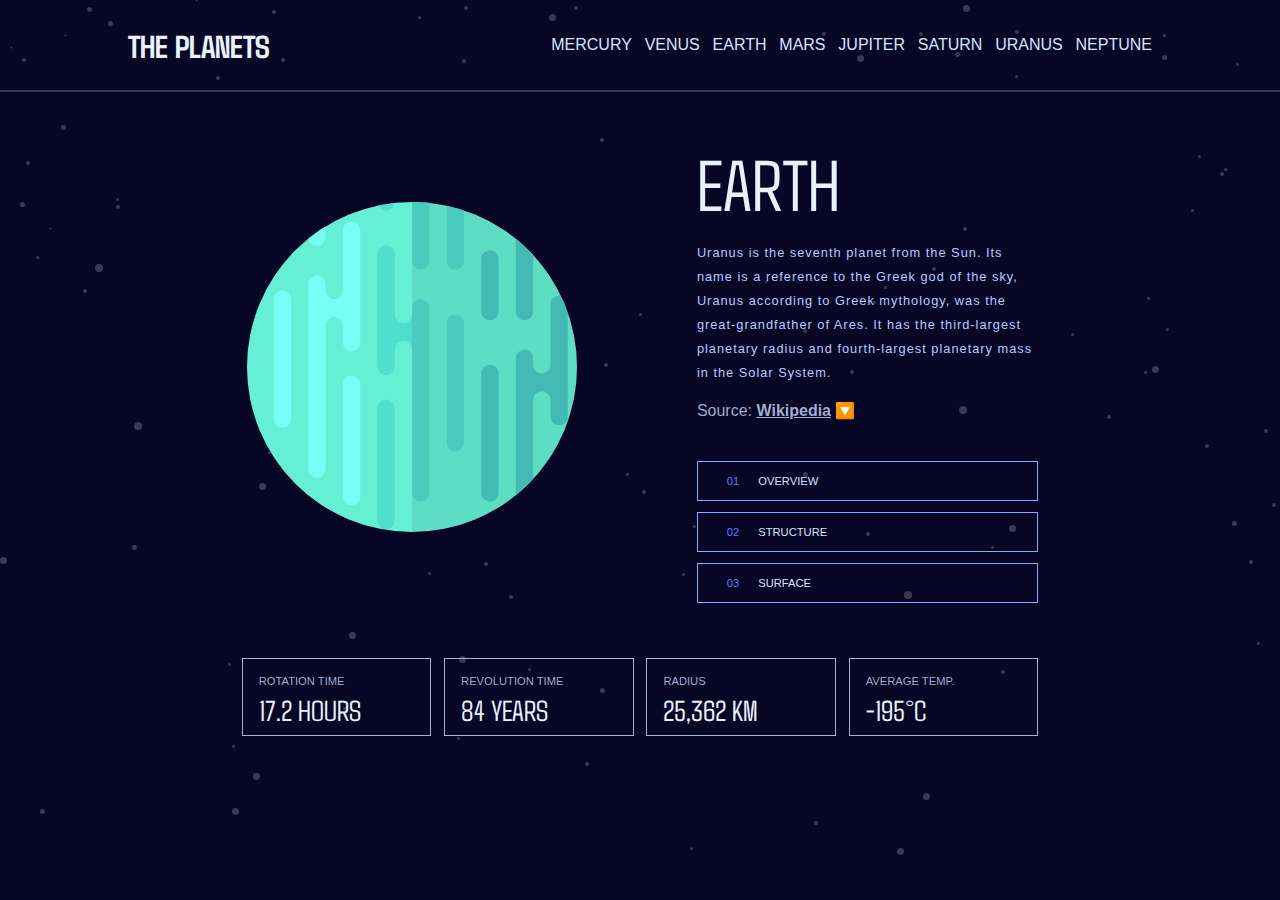
<file: app/uranus.html>
<!DOCTYPE html>
<html lang="en">
  <head>
    <meta charset="UTF-8" />
    <meta name="viewport" content="width=device-width, initial-scale=1.0" />
    <link rel="stylesheet" href="../assets/style.css" />
    <link
      rel="shortcut icon"
      href="../assets/images/pokebal.png"
      type="image/x-icon"
    />
    <title>The Planets</title>
  </head>
  <body>
    <header class="header container">
      <nav class="header__nav nav">
        <div class="header__nav__logo">
          <h4 class="header__nav__txt">the planets</h4>
        </div>

        <div class="header__nav__list">
          <ul class="header__list">
            <li class="list__item">
              <a class="list__item__a" href="mercury.html">mercury</a>
            </li>
            <li class="list__item">
              <a class="list__item__a" href="venus.html">venus</a>
            </li>
            <li class="list__item">
              <a class="list__item__a" href="earth.html">earth</a>
            </li>
            <li class="list__item">
              <a class="list__item__a" href="mars.html">mars</a>
            </li>
            <li class="list__item">
              <a class="list__item__a" href="jupiter.html">jupiter</a>
            </li>
            <li class="list__item">
              <a class="list__item__a" href="saturn.html">saturn</a>
            </li>
            <li class="list__item">
              <a class="list__item__a" href="uranus.html">uranus</a>
            </li>
            <li class="list__item">
              <a class="list__item__a" href="neptune.html">neptune</a>
            </li>
          </ul>
        </div>

        <label class="nav_label" for="menu">
          <input class="check__input" type="checkbox" name="check" id="menu" />
        </label>
      </nav>
    </header>

    <hr class="hr hr__1" />

    <main class="main">
      <section class="main__grid">
        <section class="main__menu container container__reverse_1">
          <section class="main__menu__container">
            <a class="menu__a" href="#" data-menu="overview" id="btn_overview"
              ><spam class="menu__a__spam">01</spam> overview</a
            >
            <a class="menu__a" href="#" data-menu="structure" id="btn_structure"
              ><spam class="menu__a__spam">02</spam> structure</a
            >
            <a class="menu__a" href="#" data-menu="surface" id="btn_surface"
              ><spam class="menu__a__spam">03</spam> surface</a
            >
          </section>
        </section>

        <hr class="hr hr__2" />

        <figure class="main__figure container">
          <img
            id="img1"
            class="main__img"
            src="../assets/images/planet-uranus.svg"
            alt="Planet"
          />
          <img
            id="img2"
            class="main__img main__img_1"
            src="../assets/images/planet-uranus-internal.svg"
            alt="Planet_internal"
          />
          <img
            id="img3"
            class="main__img_2"
            src="../assets/images/planet-uranus-geology.png"
            alt="geology"
          />
        </figure>

        <section class="main__texts container container__reverse_2">
          <h4 id="title" class="main__texts__title">Earth</h4>
          <p id="paragraph1" class="main__texts__paragrafp">
            Uranus is the seventh planet from the Sun. Its name is a reference to the Greek god of the sky, Uranus according to Greek mythology, was the great-grandfather of Ares. It has the third-largest planetary radius and fourth-largest planetary mass in the Solar System.
          </p>
          <p
            id="paragraph2"
            class="main__texts__paragrafp main__texts__paragrafp__2"
          >
          The standard model of Uranus's structure is that it consists of three layers: a rocky (silicate/iron–nickel) core in the centre, an icy mantle in the middle and an outer gaseous hydrogen/helium envelope. The core is relatively small, with a mass of only 0.55 Earth masses.
          </p>
          <p
            id="paragraph3"
            class="main__texts__paragrafp main__texts__paragrafp__3"
          >
          The composition of Uranus's atmosphere is different from its bulk, consisting mainly of molecular hydrogen and helium. The helium molar fraction, i.e. the number of helium atoms per molecule of gas, is 0.15±0.03 in the upper troposphere.
          </p>
          <a
            id="wiki"
            target="_blank"
            href="https://en.wikipedia.org/wiki/Uranus"
            class="main__texts__sources"
            >Source:
            <spam class="spam__wiki"> wikipedia</spam>
            <spam>🔽</spam>
          </a>
          <a
            id="wiki2"
            target="_blank"
            href="https://en.wikipedia.org/wiki/Uranus#Internal_structure"
            class="main__texts__sources main__texts__sources__2"
            >Source:
            <spam class="spam__wiki"> wikipedia</spam>
            <spam>🔽</spam>
          </a>
          <a
            id="wiki3"
            target="_blank"
            href="https://en.wikipedia.org/wiki/Uranus#Atmosphere"
            class="main__texts__sources main__texts__sources__3"
            >Source:
            <spam class="spam__wiki"> wikipedia</spam>
            <spam>🔽</spam>
          </a>
        </section>

        <section class="main__data container container__modifiquer">
          <section class="main__data__container">
            <h2 class="main__data__title">rotation time</h2>
            <h1 id="rotation" class="main__data__data">17.2 Hours</h1>
          </section>

          <section class="main__data__container">
            <h2 class="main__data__title">revolution time</h2>
            <h1 id="revolution" class="main__data__data">84 Years</h1>
          </section>

          <section class="main__data__container">
            <h2 class="main__data__title">radius</h2>
            <h1 id="radius" class="main__data__data">25,362 KM</h1>
          </section>

          <section class="main__data__container">
            <h2 class="main__data__title">average temp.</h2>
            <h1 id="temp" class="main__data__data">-195°c</h1>
          </section>
        </section>
      </section>
    </main>

    <script type="module" src="../assets/app.js"></script>
  </body>
</html>
</file>
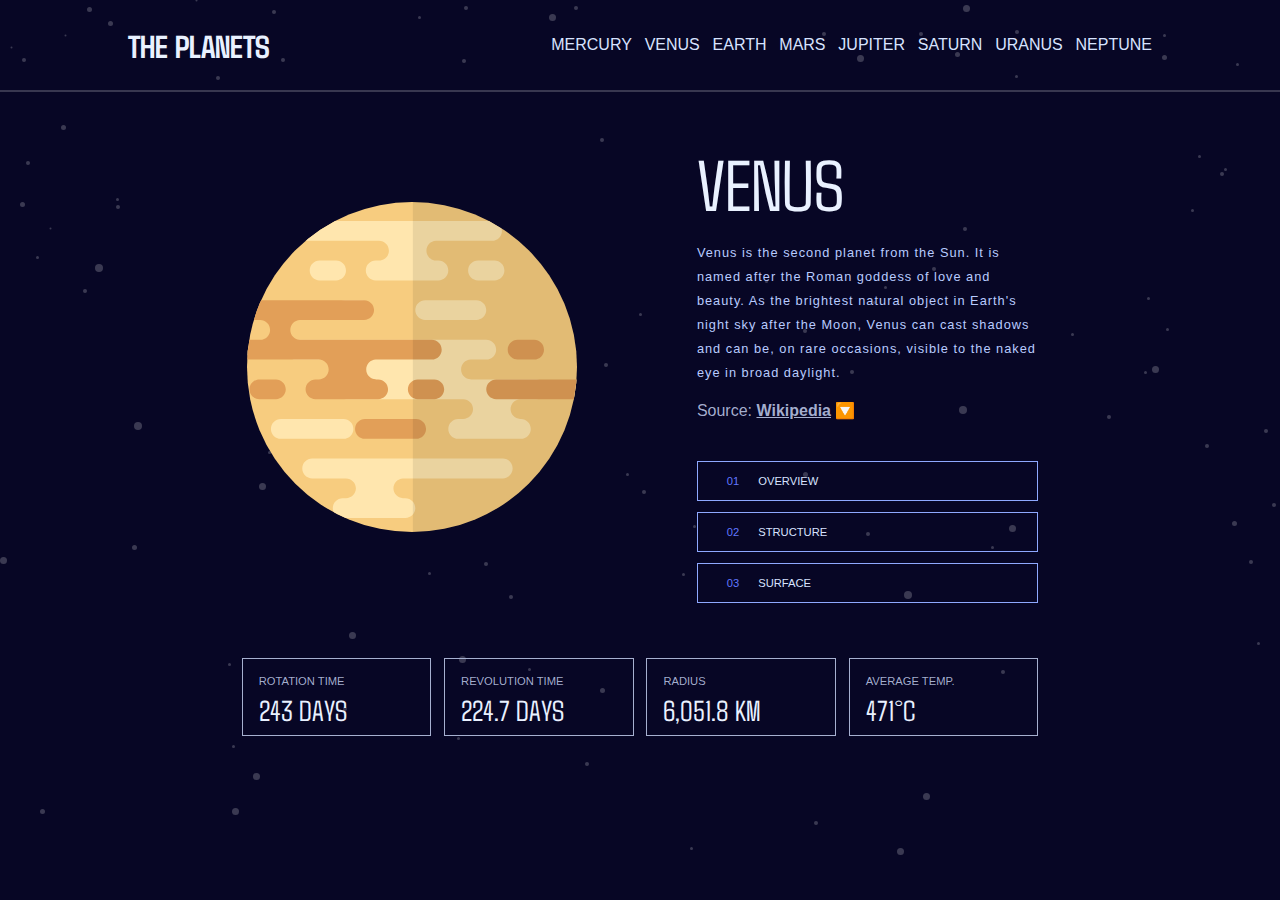
<file: app/venus.html>
<!DOCTYPE html>
<html lang="en">
  <head>
    <meta charset="UTF-8" />
    <meta name="viewport" content="width=device-width, initial-scale=1.0" />
    <link rel="stylesheet" href="../assets/style.css" />
    <link
      rel="shortcut icon"
      href="../assets/images/pokebal.png"
      type="image/x-icon"
    />
    <title>The Planets</title>
  </head>
  <body>
    <header class="header container">
      <nav class="header__nav nav">
        <div class="header__nav__logo">
          <h4 class="header__nav__txt">the planets</h4>
        </div>

        <div class="header__nav__list">
          <ul class="header__list">
            <li class="list__item">
              <a class="list__item__a" href="mercury.html">mercury</a>
            </li>
            <li class="list__item">
              <a class="list__item__a" href="venus.html">venus</a>
            </li>
            <li class="list__item">
              <a class="list__item__a" href="earth.html">earth</a>
            </li>
            <li class="list__item">
              <a class="list__item__a" href="mars.html">mars</a>
            </li>
            <li class="list__item">
              <a class="list__item__a" href="jupiter.html">jupiter</a>
            </li>
            <li class="list__item">
              <a class="list__item__a" href="saturn.html">saturn</a>
            </li>
            <li class="list__item">
              <a class="list__item__a" href="uranus.html">uranus</a>
            </li>
            <li class="list__item">
              <a class="list__item__a" href="neptune.html">neptune</a>
            </li>
          </ul>
        </div>

        <label class="nav_label" for="menu">
          <input class="check__input" type="checkbox" name="check" id="menu" />
        </label>
      </nav>
    </header>

    <hr class="hr hr__1" />

    <main class="main">
      <section class="main__grid">
        <section class="main__menu container container__reverse_1">
          <section class="main__menu__container">
            <a class="menu__a" href="#" data-menu="overview" id="btn_overview"
              ><spam class="menu__a__spam">01</spam> overview</a
            >
            <a class="menu__a" href="#" data-menu="structure" id="btn_structure"
              ><spam class="menu__a__spam">02</spam> structure</a
            >
            <a class="menu__a" href="#" data-menu="surface" id="btn_surface"
              ><spam class="menu__a__spam">03</spam> surface</a
            >
          </section>
        </section>

        <hr class="hr hr__2" />

        <figure class="main__figure container">
          <img
            id="img1"
            class="main__img"
            src="../assets/images/planet-venus.svg"
            alt="Planet"
          />
          <img
            id="img2"
            class="main__img main__img_1"
            src="../assets/images/planet-venus-internal.svg"
            alt="Planet_internal"
          />
          <img
            id="img3"
            class="main__img_2"
            src="../assets/images/planet-venus-geology.png"
            alt="geology"
          />
        </figure>

        <section class="main__texts container container__reverse_2">
          <h4 id="title" class="main__texts__title">venus</h4>
          <p id="paragraph1" class="main__texts__paragrafp">
            Venus is the second planet from the Sun. It is named after the Roman
            goddess of love and beauty. As the brightest natural object in
            Earth's night sky after the Moon, Venus can cast shadows and can be,
            on rare occasions, visible to the naked eye in broad daylight.
          </p>
          <p
            id="paragraph2"
            class="main__texts__paragrafp main__texts__paragrafp__2"
          >
            The similarity in size and density between Venus and Earth suggests
            they share a similar internal structure: a core, mantle, and crust.
            Like that of Earth, Venusian core is most likely at least partially
            liquid because the two planets have been cooling at about the same
            rate.
          </p>
          <p
            id="paragraph3"
            class="main__texts__paragrafp main__texts__paragrafp__3"
          >
            Much of the Venusian surface appears to have been shaped by volcanic
            activity. Venus has several times as many volcanoes as Earth, and it
            has 167 large volcanoes that are over 100 km (60 mi) across. The
            only volcanic complex of this size on Earth is the Big Island of
            Hawaii.
          </p>
          <a
            id="wiki"
            target="_blank"
            href="https://en.wikipedia.org/wiki/Venus"
            class="main__texts__sources"
            >Source:
            <spam class="spam__wiki"> wikipedia</spam>
            <spam>🔽</spam>
          </a>
          <a
            id="wiki2"
            target="_blank"
            href="https://en.wikipedia.org/wiki/Venus#Internal_structure"
            class="main__texts__sources main__texts__sources__2"
            >Source:
            <spam class="spam__wiki"> wikipedia</spam>
            <spam>🔽</spam>
          </a>
          <a
            id="wiki3"
            target="_blank"
            href="https://en.wikipedia.org/wiki/Venus#Surface_geology"
            class="main__texts__sources main__texts__sources__3"
            >Source:
            <spam class="spam__wiki"> wikipedia</spam>
            <spam>🔽</spam>
          </a>
        </section>

        <section class="main__data container container__modifiquer">
          <section class="main__data__container">
            <h2 class="main__data__title">rotation time</h2>
            <h1 id="rotation" class="main__data__data">243 Days</h1>
          </section>

          <section class="main__data__container">
            <h2 class="main__data__title">revolution time</h2>
            <h1 id="revolution" class="main__data__data">224.7 Days</h1>
          </section>

          <section class="main__data__container">
            <h2 class="main__data__title">radius</h2>
            <h1 id="radius" class="main__data__data">6,051.8 KM</h1>
          </section>

          <section class="main__data__container">
            <h2 class="main__data__title">average temp.</h2>
            <h1 id="temp" class="main__data__data">471°c</h1>
          </section>
        </section>
      </section>
    </main>

    <script type="module" src="../assets/app.js"></script>
  </body>
</html>
</file>
<file: assets/style.css>
@import url('https://fonts.googleapis.com/css2?family=Agdasima:wght@400;700&family=Roboto:ital,wght@0,100;0,300;0,400;0,500;0,700;0,900;1,100;1,300;1,400;1,500;1,700;1,900&display=swap');

*{
    padding: 0;
    margin: 0;
    box-sizing: border-box;
}
:root{
    
    --col__50: #e9f1ff;
    --col__100:#d8e3ff;
    --col__200:#b8cbff;
    --col__300:#8ea8ff;
    --col__400:#6177ff;
    --col__500:#3d48ff;
    --col__600:#221cff;
    --col__700:#1b11f1;
    --col__800:#1711c2;
    --col__900:#191897;
    --col__950:#070625;
    --font__title:"Agdasima", sans-serif;
    --font__menu:"Verdana", Geneva, Tahoma, sans-serif;
    
    --col__900x:#000041;
    --col__300x:#a9b3d3fb;
    --col__hr:#ffffff33;
    
}

body{
    color: var(--col__200);
    background-color: var(--col__950);
    background-image: url("./images/background-stars.svg");
}
/* margen */
.container{
    width: 90%;
    margin: 0 auto;
}
/* header */
.nav{
    height: 60px;
    max-width: 1024px;
    margin: 0 auto;
    --url-menu:url("./images/hanburger.svg");
    --opacity-menu:0;
    --transform-menu:translate(-120%);
    --pointer-menu:none;
}
nav:has( :checked){
    --url-menu:url("./images/close.svg");
    --opacity-menu:1;
    --transform-menu:translate(0) ;
    --pointer-menu:unset;
}
.header__nav{
    display: flex;
    justify-content: space-between;
    align-items: center;
}
.header__nav__txt{
    font-family: var(--font__title);
    font-size: 1.6rem;
    text-transform: uppercase;
    color: var(--col__50);
}
.header__nav__list{
   
    position: absolute;
    z-index: 100;
    top: 80px;
    inset-inline: 0;
    padding: 30px 5%; 
    background-color: var(--col__900x);

    pointer-events:var(--pointer-menu);
    opacity: var(--opacity-menu);
    transform: var(--transform-menu);
    transition: .8s opacity, transform .8s;
}
.header__list{
    
    list-style: none;
    padding: 0;
    display: flex;
    flex-direction: column;
    align-items: center;
    gap: 1.4rem;
}
.list__item__a{
    color: var(--col__200);
    text-decoration: none;
    font-size: 1.5rem;
    font-family: var(--font__menu) ;
    text-transform: uppercase;
}
.list__item__a:hover{
    text-decoration: none;
    padding-bottom: .5rem;
    border-bottom: 5px solid var(--col__900);
    color: var(--col__500);
}

.nav_label{
    display: block;
    width: 40px;
    height: 40px;
    background-image: var(--url-menu);
    background-size: contain;
    background-position: center;
    cursor: pointer;
    transition: background-image .4s;
}
[id="menu"]{
    display: none;
}
.hr{
    border: .1px solid var(--col__hr);
}

/* main */
.main__grid{
    max-width: 1024px;
    margin: 0 auto;
    display: grid;
    grid-template-columns: 1fr;
    grid-template-rows: repeat(auto-fill,minmax(60px,100%));
}
.main__menu{
    display: flex;
}
.main__menu__container{
    
    width: 100%;
    font-family: var(--font__menu);
    
    display: flex;
    align-items: center;
    justify-content: space-evenly;
}
.menu__a{
    font-size: .8rem;
    text-decoration: none;
    color: var(--col__400);
    text-transform: uppercase;
    padding: 1rem 0;
}
.menu__a:hover{
    color: var(--col__50);
}
.menu__a__spam{
  display: none;
  padding: 0 1rem;
  color: var(--col__400);
}

.main__figure{
    width: 50%;
    height: auto;
    margin: 0 auto;
    padding: 3rem 0;
    position: relative;
}
.main__img{
    display: block;
    width: 100%;
    height: 100%;
}
.main__img_1{
    display: none;
}
.main__img_2{
    display: none;
    position: absolute;
    top: 50%;
    left: 50%;
    transform: translate(-50%, +50%);
    width: 90px;
    height: auto;
}
.main__texts{
    padding: 1.5rem 0;
    display: flex;
    flex-direction: column;
    justify-content: center;
    gap: .8rem;
    align-items: center;
    text-align: center;
}
.main__texts__title{
    color: var(--col__50);
    font-family: var(--font__title);
    font-weight: 100;
    font-size: 3rem;
    text-transform: uppercase;
}
.main__texts__paragrafp{
    font-family: var(--font__menu);
    line-height: 1.7rem;
}
.main__texts__paragrafp__2{
    display: none;
}
.main__texts__paragrafp__3{
    display: none;
}
.main__texts__sources{
    text-decoration: none;
    font-family: var(--font__menu);
    color: var(--col__300x);
}
.main__texts__sources__2{
    display: none;
}
.main__texts__sources__3{
    display: none;
}
.main__texts__sources:hover{
    color: var(--col__50);
}
.spam__wiki{
    text-decoration: underline;
    font-weight: bold;
    text-transform: capitalize;
}

.main__data{
    display: flex;
    flex-direction: column;
    gap: .8rem;
    padding: 2rem 0;
}
.main__data__container{
    border: solid 1px var(--col__300x);
    display: flex;
    justify-content: space-between;
    align-items: center;
    padding: .7rem 1rem;
}
.main__data__title{
    font-weight: 100;
    font-size: .7rem;
    font-family: Arial ;
    color: var(--col__300x);
    text-transform: uppercase;
}
.main__data__data{
    
    font-weight: 200;
    font-size: 1.5rem;
    font-family: var(--font__title);
    color: var(--col__50);
    text-transform: uppercase;
}

.active{
    
    border-bottom: 4px solid var(--col__600);   
    
}






@media screen and (width > 767px ) {
     /* navegacion */
    .nav{
        height: 140px;
        --opacity-menu:1;
        --transform-menu:translate(0) ;
        --pointer-menu:unset;
}
    .header__nav{
        flex-direction: column;
        justify-content:space-evenly;
        align-items: center;
    }
    .header__nav__logo{
        margin: auto 0;
    }
    .header__nav__txt{
        font-size: 2rem;
    }
    .nav_label{
        display: none;
    }
    .header__nav__list{
        
        position: relative;
        top: unset;
        inset-inline: unset;
       
        width: 90%;
        padding:30px 0; 
        display: flex;
        justify-content: center;
        align-items: center;
        background-color: unset;
        
    
}
    .header__list{
       
        width: 100%;
        flex-direction: row;
        align-items: center;
        justify-content: space-between;
        gap: .5rem;
    }
    .list__item__a{
        color: var(--col__100);
        text-decoration: none;
        font-size: 1rem;
        text-transform: uppercase;
        padding-bottom:2rem ;
    }
    .list__item__a:hover{
        text-decoration: unset;

    }
   
    /* main */

    .main__grid{
        display: grid;
        grid-template-columns: repeat(2,1fr);
        column-gap: 5rem;
        /* grid-template-rows: repeat(auto-fill,minmax(60px,100%)); */
        /* grid-template-rows: repeat(3,1fr); */
        

    }

    /* main__menu */
    .main__menu{
        grid-column: 2/3;
        grid-row: 2/3;
    }
    .main__menu__container{
        /* outline: auto; */
    
        flex-direction: column;
        align-items: stretch;
        justify-content:center;
        gap: 1rem;
    }
    .menu__a{
        border: 1px solid var(--col__300);
        padding: .8rem;
        font-size: .9rem;
        color: var(--col__100);
    }
    .menu__a:hover{
        color: var(--col__100);
        background-color: var(--col__600);
        border: none;
    }
    .menu__a__spam{
        display: inline-block;
    }
    
    /* hr 2 */
    .hr__2{
        display: none;
    }
    /* main figure */
    .main__figure{
        grid-column: 1/-1;
        grid-row: 1/2;
        width: 40%;
        padding: 5rem 0;
    }
    
    .main__img_2{
        width: 130px;
    }

    /* main texts */
    .main__texts{
       
        padding: 1rem 0;
        display: flex;
        
        justify-content: unset;
        align-items: start;
        gap: 1.5rem;
        text-align: unset;
    }
    .main__texts__title{
        font-size: 4.5rem;
    }
    .main__texts__paragrafp{
        font-size: .8rem;
        letter-spacing: 1px;
        line-height: 1.5rem;
    }

    /* main data */
    .main__data{
       
        grid-column: 1/-1;
        grid-row: 3/4;
        flex-direction: row;
        padding: 1rem 0;
    }
   
    .main__data__container{
        flex-direction: column;
        flex: 1;
        align-items: start;
        gap: 1rem;
        padding: 1rem 1rem;
    }
    .main__data__data{
        font-size: 1.8rem;
    }
    .container__reverse_1{
        margin-left: 0;
    }
    .container__reverse_2{
        margin-right: 0;
    }


}


@media screen and (width > 1023px ) {
    /* navegacion */
    .nav{
        /* outline: auto; */
        height: 90px;
    }
    .header__nav{
        flex-direction: row;
        justify-content:space-between;
        align-items: center;    
    }
    .header__nav__list{
        width: 70%;
        justify-content: end;
    }
    .header__list{
        justify-content: end;
        gap: .8rem;
    }
    /* main */
    .main__grid{
       
        grid-template-columns: repeat(9,1fr);
        grid-template-rows: repeat(6,110px);
        column-gap: unset;
        /* grid-template-rows: repeat(5,1fr); */
        

    }
    .main__menu{
        grid-column: 6/9;
        grid-row: 4/6;
        margin: 0 auto;
    }
    .main__menu__container{
        margin-right: 0;
        gap: .7rem;
    }
    .menu__a{
        font-size: .7rem;
        
    }
     /* main figure */
     .main__figure{
        
        grid-column: 2/5;
        grid-row: 2/5;
        width:330px;
        
        padding: 0;
    }
    /* main texts */
    .main__texts{
        
        grid-column: 6/9;
        grid-row: 1/3;
       
        
        padding: 3rem 0;

        justify-content: unset;
        text-align: unset;
        align-items: unset;
        gap: 1rem;
    }
    .container__reverse_1{
        margin-left: unset;
        width: 100%;
        
    }
    .container__reverse_2{
        margin-right: unset;
        
        width: 100%;
    }
     /* main data */
     .main__data{
        grid-column: 2/-2;
        grid-row: 6/7;
        justify-content: space-around;
        gap: rem;
        padding: 1rem 0;
    }
   
   
    .main__data__container{
        gap: .4rem;
        
    }
    .container__modifiquer{
        width: 100%;
    }
   
   
}
</file>
